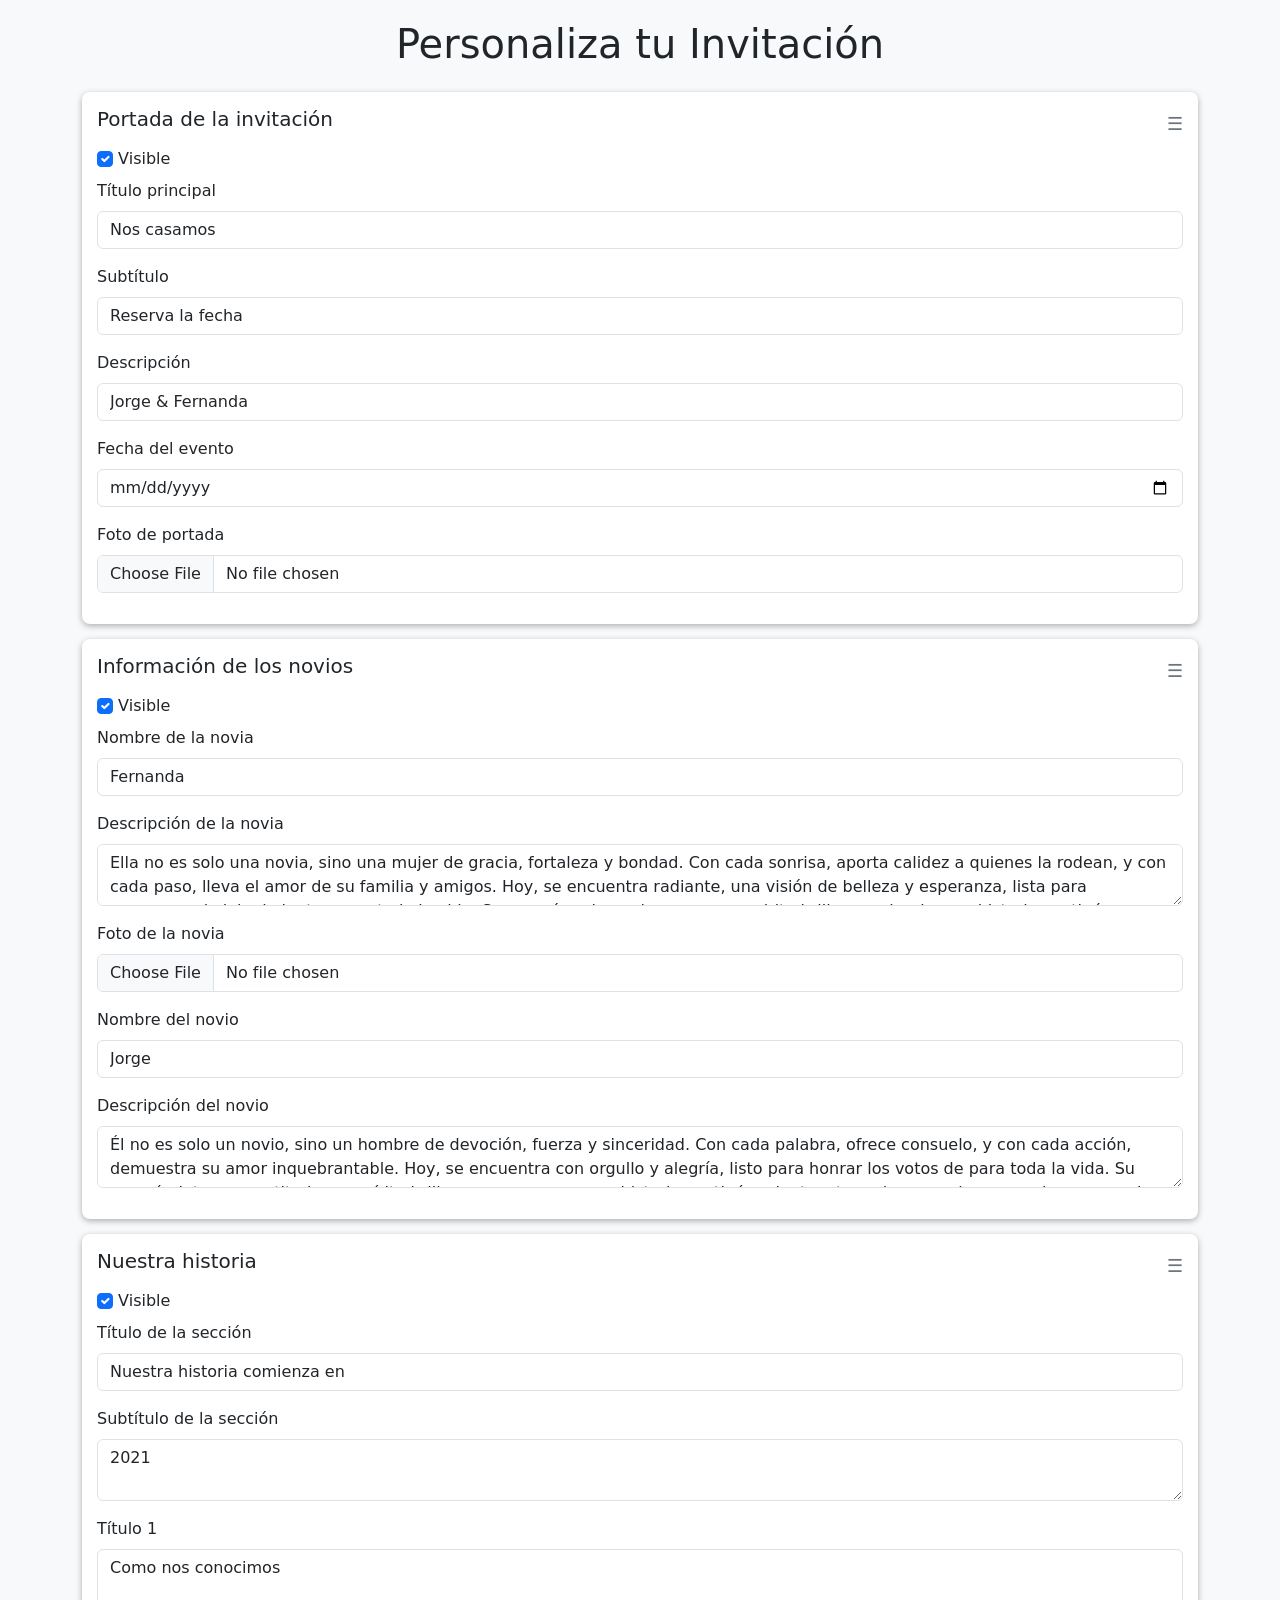
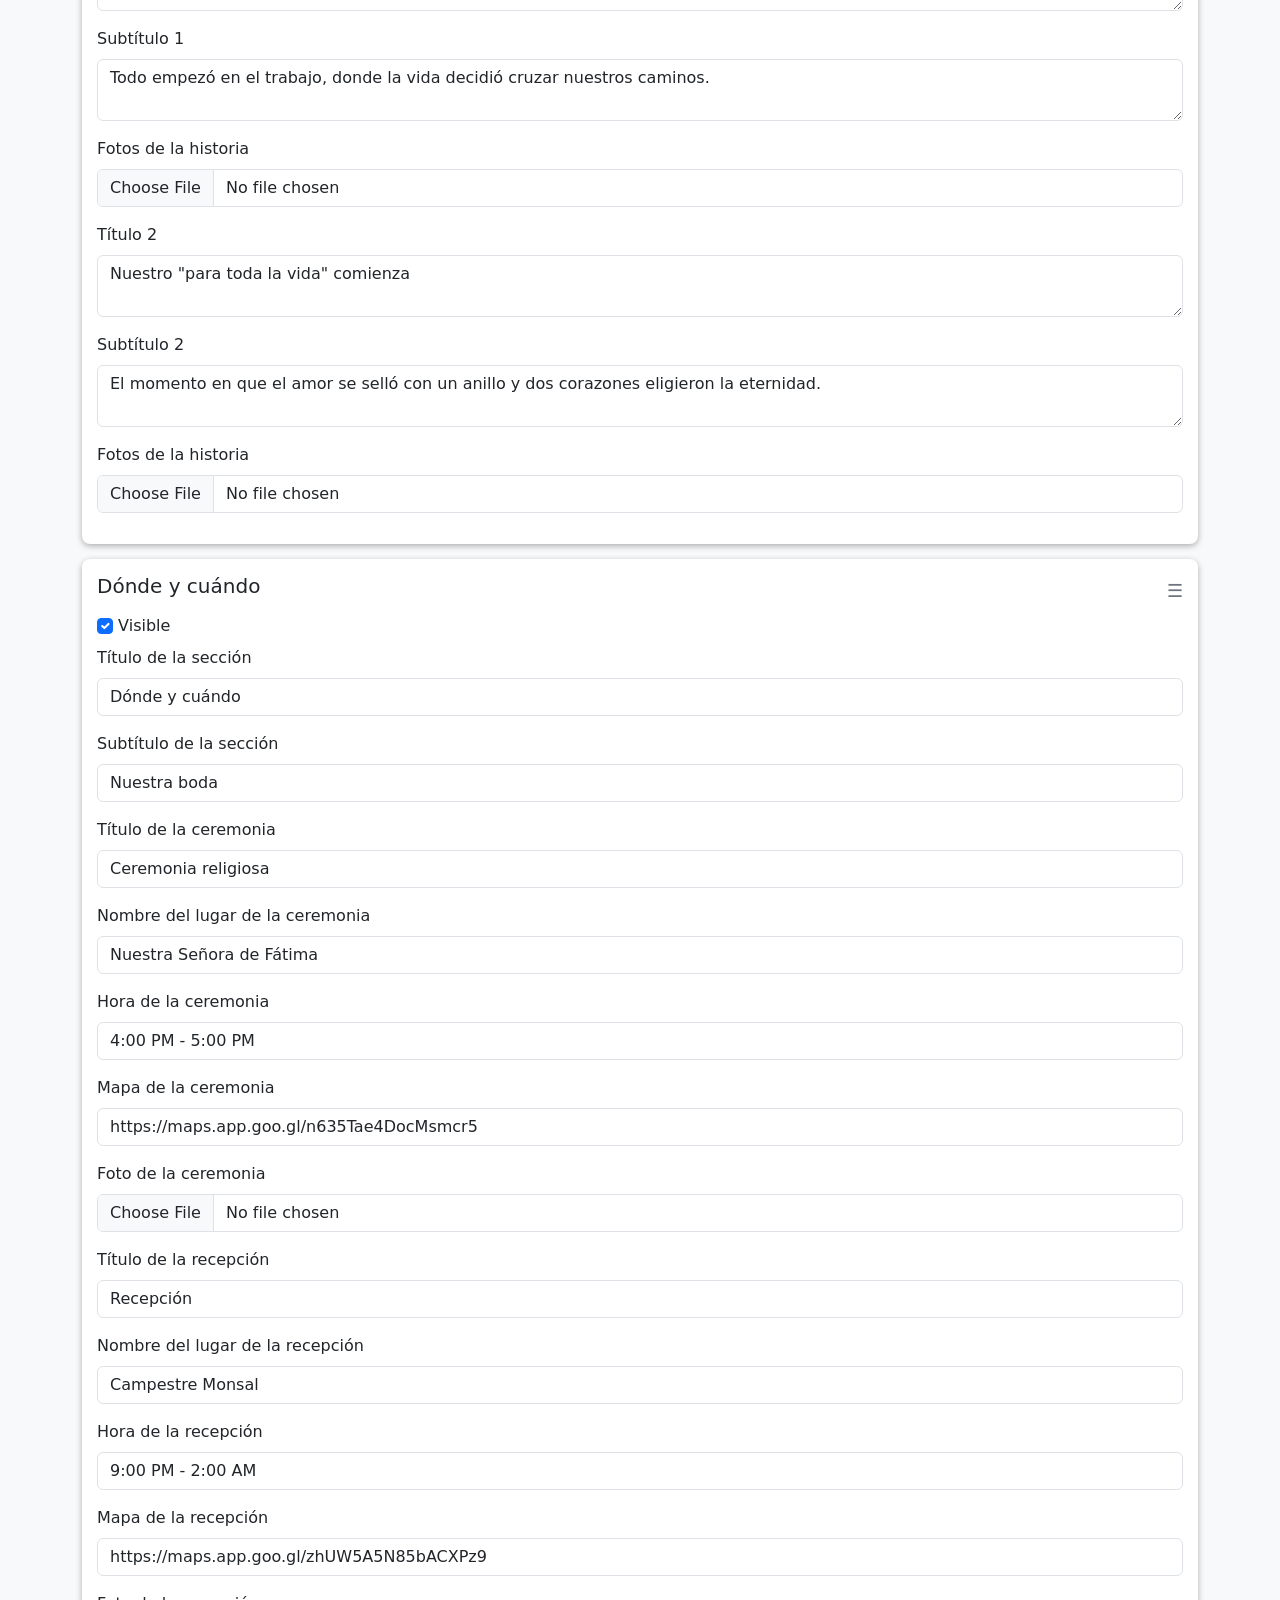
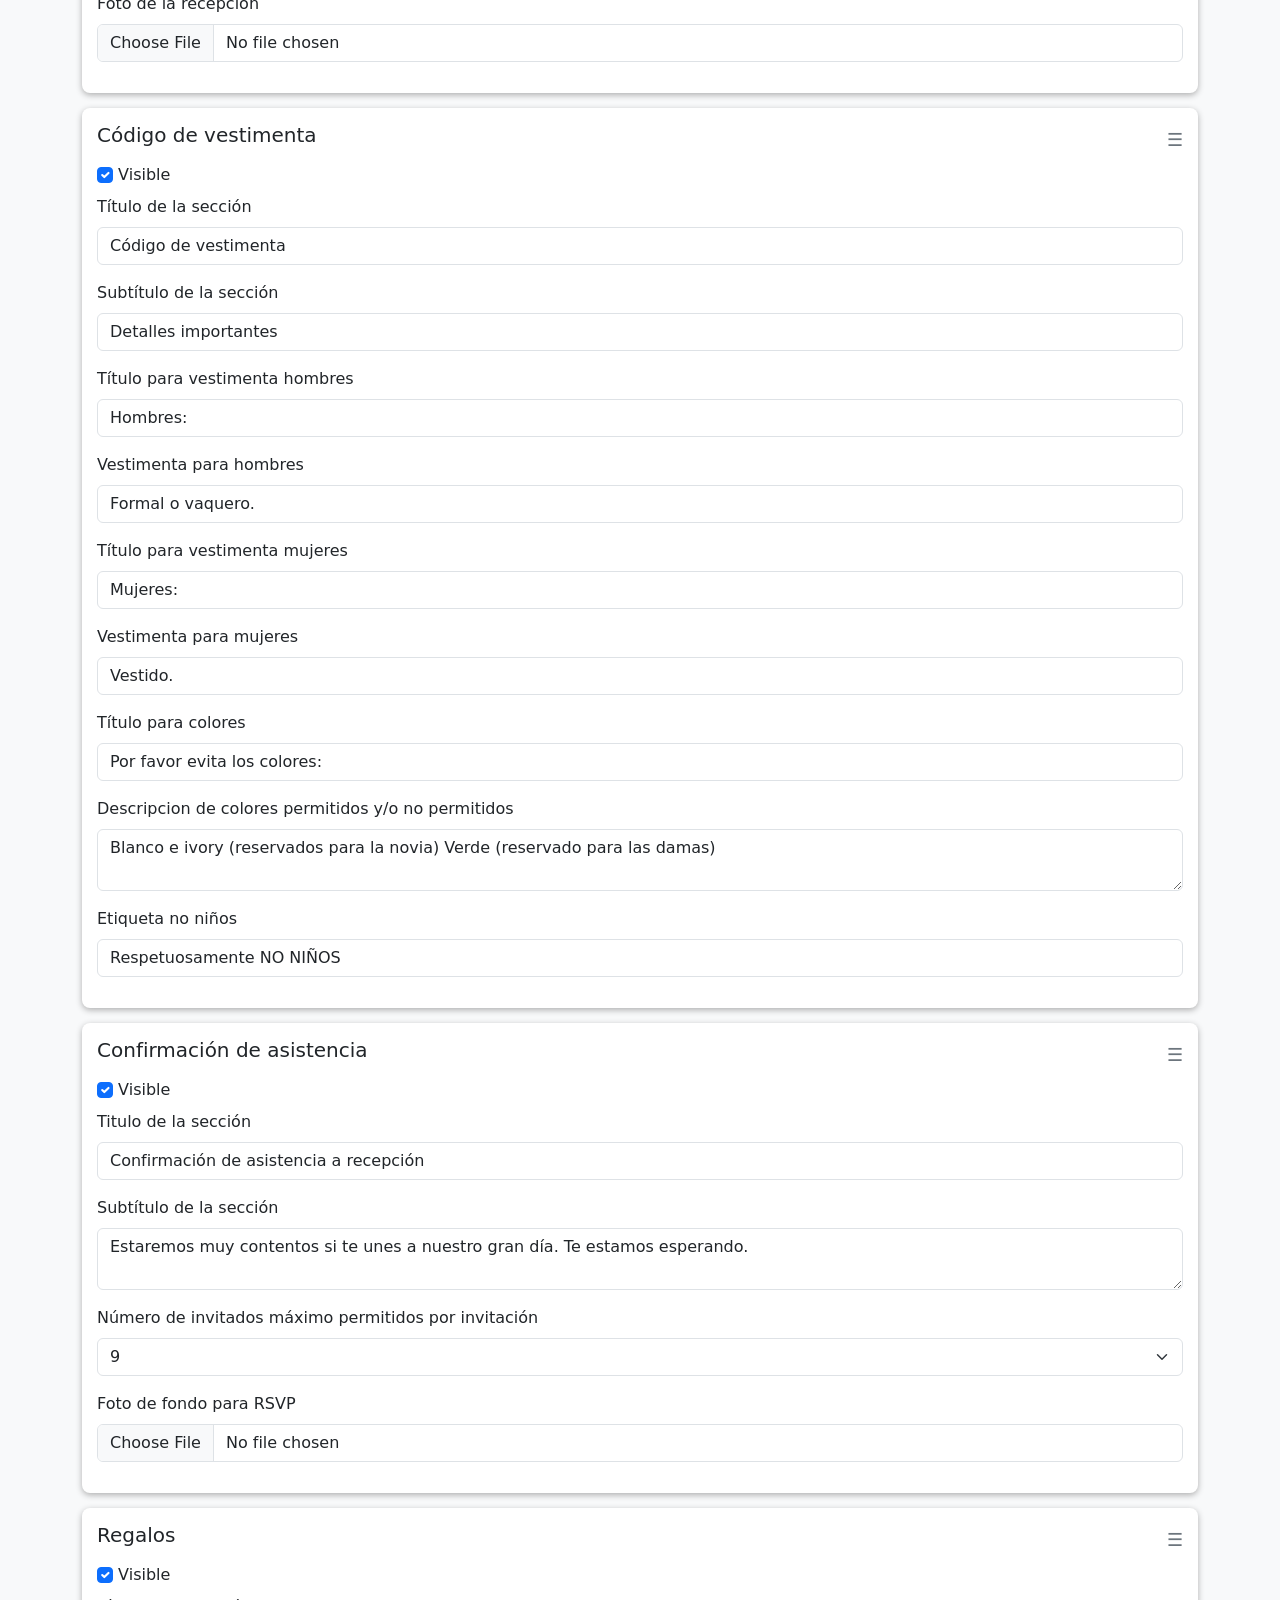
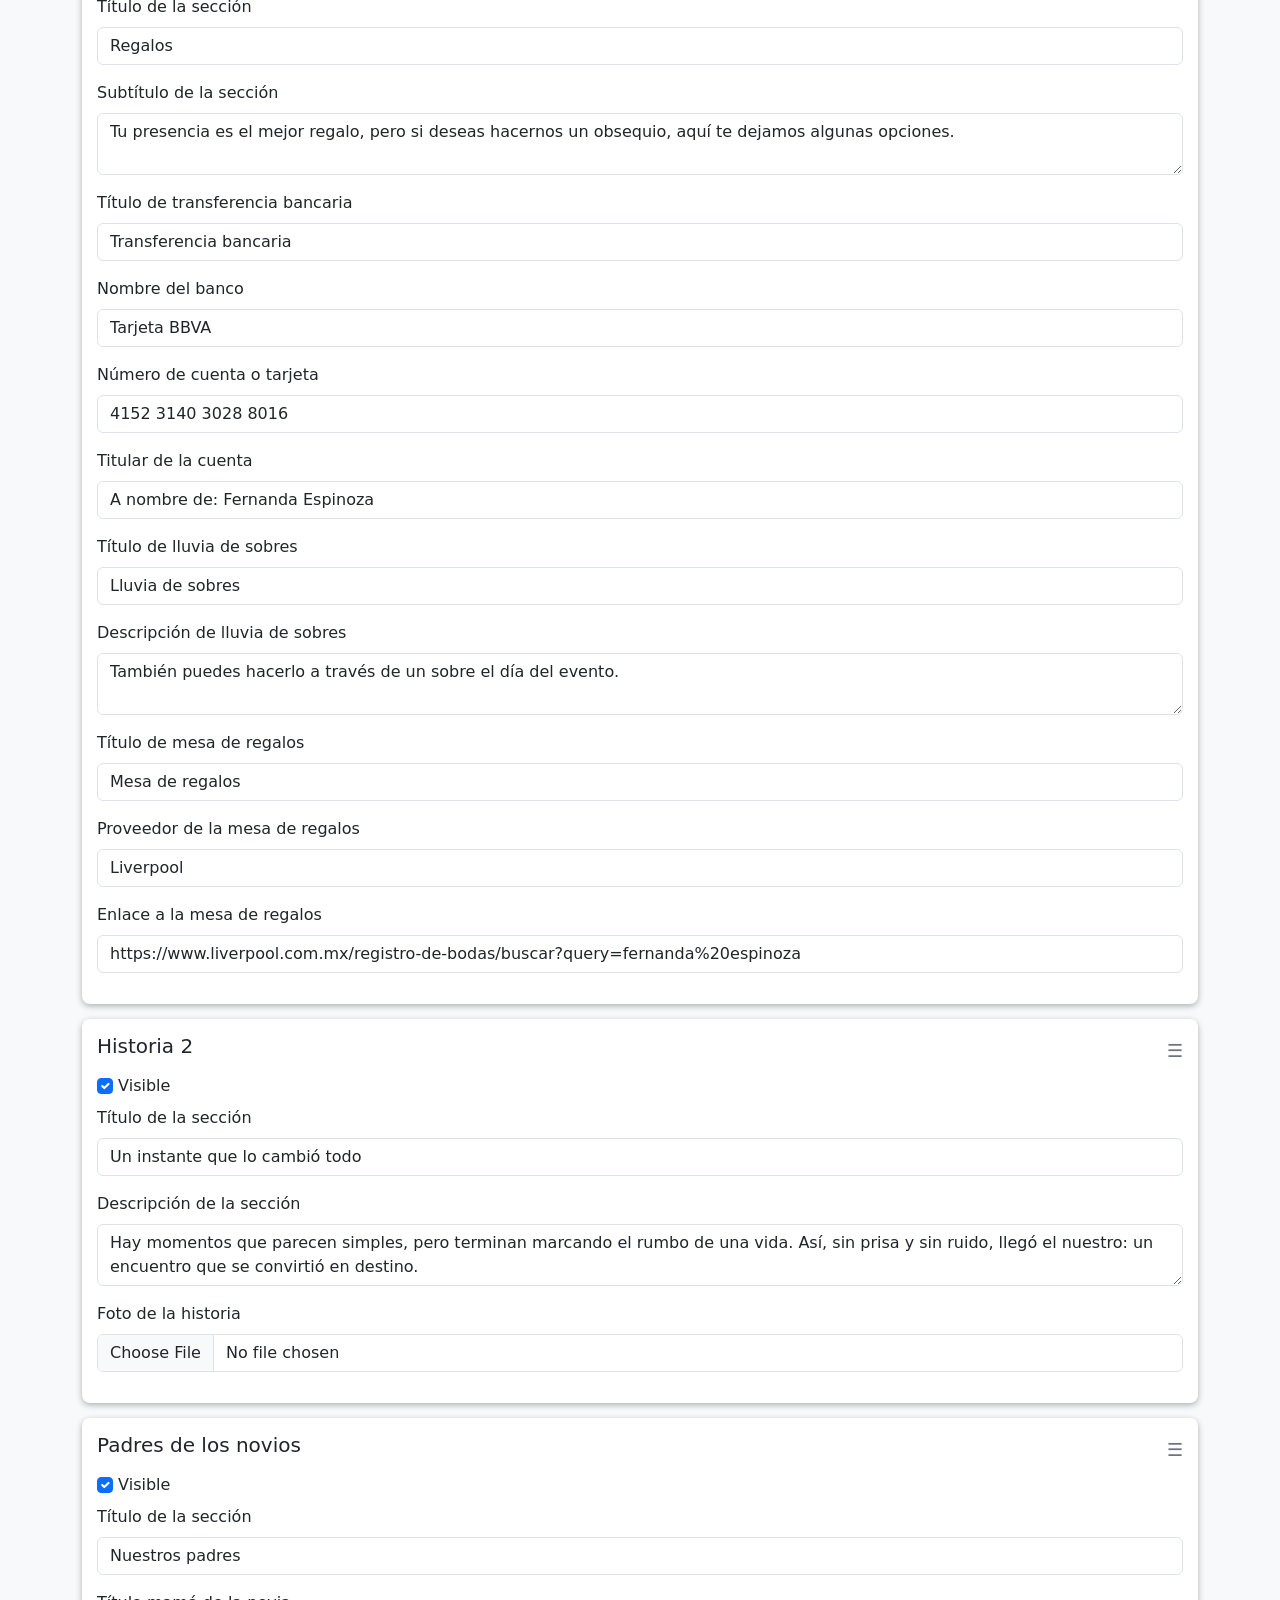
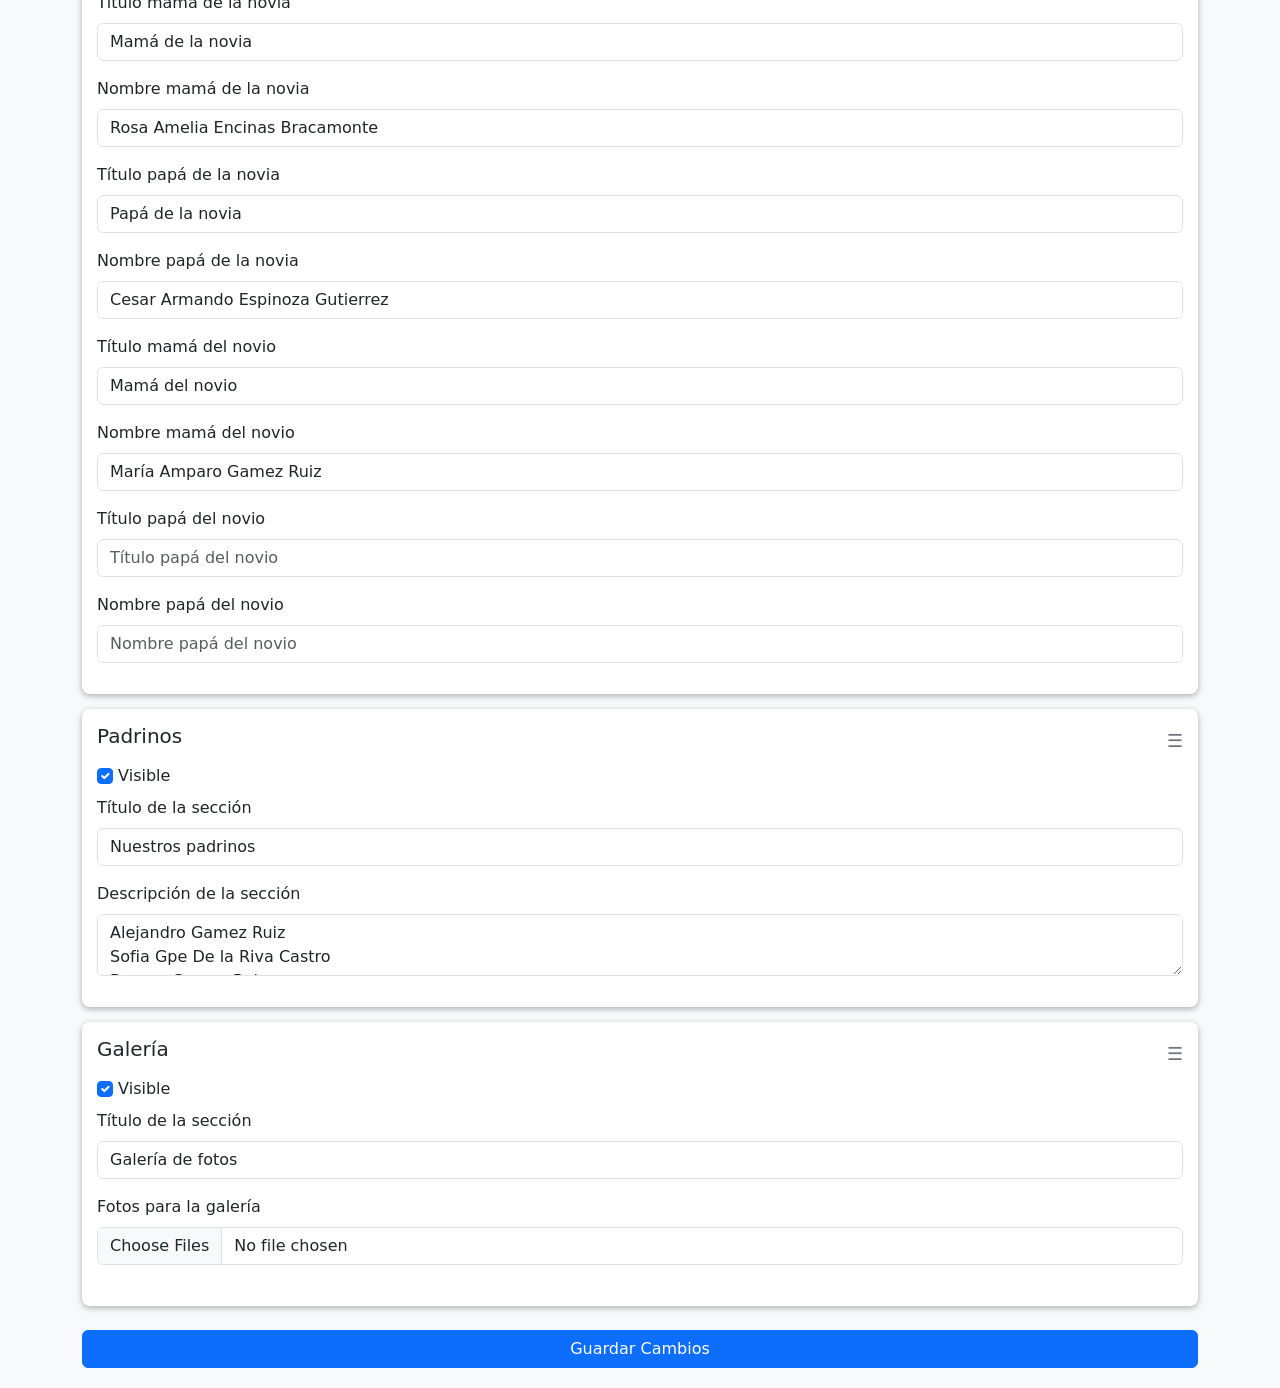
<file: formulario-dinamico-invitacion.html>
<!DOCTYPE html>
<html lang="es">
<head>
  <meta charset="UTF-8">
  <meta name="viewport" content="width=device-width, initial-scale=1.0">
  <title>Personalización de Invitación</title>
  <link href="https://cdn.jsdelivr.net/npm/bootstrap@5.3.0/dist/css/bootstrap.min.css" rel="stylesheet">
  <style>	
	body {
	  background-color: #f8f9fa;
	  padding: 20px;
	}

	.section-card {
	  background: #fff;
	  border-radius: 8px;
	  padding: 15px;
	  margin-bottom: 15px;
	  box-shadow: 0 2px 6px rgba(0,0,0,0.3);
	  cursor: grab;
	}
	.section-card.dragging {
	  opacity: 0.5;
	}
	.controls input, .controls textarea {
	  width: 100%;
	  margin-bottom: 10px;
	}
	.drag-handle {
	  font-size: 18px;
	  cursor: move;
	  color: #6c757d;
	}
	
	.gallery-container {
	display: flex;
	flex-direction: column;
	gap: 8px;
	}
	.gallery-item {
	display: flex;
	align-items: center;
	gap: 10px;
	padding: 6px;
	background: #f8f9fa;
	border: 1px solid #ddd;
	border-radius: 6px;
	cursor: grab;
	}
	/*.gallery-item img {
	width: 60px;
	height: 60px;
	object-fit: cover;
	border-radius: 4px;
	}*/

  </style>
</head>
<body>
  <div class="container">
    <h1 class="mb-4 text-center">Personaliza tu Invitación</h1>
    <div id="form-container" class="mb-4"></div>
    <button id="save-btn" class="btn btn-primary w-100">Guardar Cambios</button>
  </div>

  <script>
    // Simulamos el JSON obtenido del backend	
	let templateData = 		
		{
		  "templateId": "BODA-001",
		  "templateName": "Invitación Jorge & Fernanda",
      "eventId": "7d66f8da-8545-4447-9fd1-cb3bf87ec029",
      "eventName": "Jorge & Fernanda",
		  "sections": [
			{
			  "type": "SECTION",
			  "code": "PORTADA",
			  "name": "Portada de la invitación",
			  "visible": true,
			  "position": 1,

			  "title": "Nos casamos",
        "subtitle": "Reserva la fecha",
			  "description": "Jorge & Fernanda",
        "date": "2025-12-06 16:00:00",
        "foto": "assets/images/slider/shape.png",

			  "controls": [
				{ "name": "SECTION_PORTADA_TITLE", "label": "Título principal", "type": "textbox", "required": true, "maxLength": 50 },
				{ "name": "SECTION_PORTADA_SUBTITLE", "label": "Subtítulo", "type": "textbox", "required": true, "maxLength": 50 },
				{ "name": "SECTION_PORTADA_DESCRIPTION", "label": "Descripción", "type": "textbox", "required": true, "maxLength": 50 },
        { "name": "SECTION_PORTADA_DATE", "label": "Fecha del evento", "type": "date", "required": true },
				{ "name": "SECTION_PORTADA_FOTO", "label": "Foto de portada", "type": "file", "required": false }
			  ]
			},
			/*{
			  "type": "SECTION",
			  "code": "COUNTDOWN",
			  "name": "Cuenta regresiva",
			  "visible": true,
			  "position": 2,
			  "date": "2025-12-06 16:00:00",
			  "controls": [
				{ "name": "SECTION_COUNTDOWN_DATE", "label": "Fecha del evento", "type": "date", "required": true }
			  ]
			},*/
			{
			  "type": "SECTION",
			  "code": "INFO-NOVIA-NOVIO",
			  "name": "Información de los novios",
			  "visible": true,
			  "position": 3,

			  "title-novia": "Fernanda",
			  "description-novia": "Ella no es solo una novia, sino una mujer de gracia, fortaleza y bondad. Con cada sonrisa, aporta calidez a quienes la rodean, y con cada paso, lleva el amor de su familia y amigos. Hoy, se encuentra radiante, una visión de belleza y esperanza, lista para comenzar el viaje de juntos para toda la vida. Su corazón rebosa de amor, su espiritu brilla con alegria y su historia continúa mientras camina de la mano hacia un nuevo capítulo de la vida.",
			  "foto": "assets/images/portfolio/7.jpg",
        "title-novio": "Jorge",
        "description-novio": "Él no es solo un novio, sino un hombre de devoción, fuerza y sinceridad. Con cada palabra, ofrece consuelo, y con cada acción, demuestra su amor inquebrantable. Hoy, se encuentra con orgullo y alegría, listo para honrar los votos de para toda la vida. Su corazón late con gratitud, su espíritu brilla con esperanza, y su historia continúa mientras toma la mano de su amada para caminar juntos hacia un nuevo capítulo de la vida.",
        
			  "controls": [
				{ "name": "SECTION_INFO-NOVIA-NOVIO_TITLE-NOVIA", "label": "Nombre de la novia", "type": "textbox", "required": true, "maxLength": 80 },
				{ "name": "SECTION_INFO-NOVIA-NOVIO_DESCRIPTION-NOVIA", "label": "Descripción de la novia", "type": "textarea", "required": false, "maxLength": 500 },
				{ "name": "SECTION_INFO-NOVIA-NOVIO_FOTO", "label": "Foto de la novia", "type": "file", "required": false },
        { "name": "SECTION_INFO-NOVIA-NOVIO_TITLE-NOVIO", "label": "Nombre del novio", "type": "textbox", "required": true, "maxLength": 80 },
        { "name": "SECTION_INFO-NOVIA-NOVIO_DESCRIPTION-NOVIO", "label": "Descripción del novio", "type": "textarea", "required": false, "maxLength": 500 }
			  ]
			},
			{
			  "type": "SECTION",
			  "code": "HISTORIA",
			  "name": "Nuestra historia",
			  "visible": true,
			  "position": 5,

        "titulo0": "Nuestra historia comienza en",
        "subtitulo0": "2021",
			  "titulo1": "Como nos conocimos",
			  "subtitulo1": "Todo empezó en el trabajo, donde la vida decidió cruzar nuestros caminos.",
			  "foto1": "assets/images/story/1.jpg",
        "titulo2": "Nuestro \"para toda la vida\" comienza",
        "subtitulo2": "El momento en que el amor se selló con un anillo y dos corazones eligieron la eternidad.",
        "foto2": "assets/images/story/2.jpg",

			  "controls": [
				{ "name": "SECTION_HISTORIA_TITULO0", "label": "Título de la sección", "type": "textbox", "required": true, "maxLength": 100 },
				{ "name": "SECTION_HISTORIA_SUBTITULO0", "label": "Subtítulo de la sección", "type": "textarea", "required": false, "maxLength": 100 },

				{ "name": "SECTION_HISTORIA_TITULO1", "label": "Título 1", "type": "textarea", "required": false, "maxLength": 100 },
        { "name": "SECTION_HISTORIA_SUBTITULO1", "label": "Subtítulo 1", "type": "textarea", "required": false, "maxLength": 300 },
				{ "name": "SECTION_HISTORIA_FOTO1", "label": "Fotos de la historia", "type": "file", "required": false },
        
        { "name": "SECTION_HISTORIA_TITULO2", "label": "Título 2", "type": "textarea", "required": false, "maxLength": 100 },
        { "name": "SECTION_HISTORIA_SUBTITULO2", "label": "Subtítulo 2", "type": "textarea", "required": false, "maxLength": 300 },
        { "name": "SECTION_HISTORIA_FOTO2", "label": "Fotos de la historia", "type": "file", "required": false }
			  ]
			},
			{
			  "type": "SECTION",
			  "code": "EVENTOS",
			  "name": "Dónde y cuándo",
			  "visible": true,
			  "position": 6,

        "titulo": "Dónde y cuándo",
        "subtitulo": "Nuestra boda",

        "ceremonia-titulo": "Ceremonia religiosa",
			  "ceremonia-lugar": "Nuestra Señora de Fátima",
			  "ceremonia-hora": "4:00 PM - 5:00 PM",
			  "ceremonia-mapa": "https://maps.app.goo.gl/n635Tae4DocMsmcr5",
        "ceremonia-foto": "assets/images/event/2.jpg",

        "recepcion-titulo": "Recepción",
			  "recepcion-lugar": "Campestre Monsal",
			  "recepcion-hora": "9:00 PM - 2:00 AM",
			  "recepcion-mapa": "https://maps.app.goo.gl/zhUW5A5N85bACXPz9",
        "recepcion-foto": "assets/images/event/3.jpg",

			  "controls": [

        { "name": "SECTION_EVENTOS_TITULO", "label": "Título de la sección", "type": "textbox", "required": true, "maxLength": 100 },
        { "name": "SECTION_EVENTOS_SUBTITULO", "label": "Subtítulo de la sección", "type": "textbox", "required": true, "maxLength": 100 },

        { "name": "SECTION_EVENTOS_CEREMONIA-TITULO", "label": "Título de la ceremonia", "type": "textbox", "required": true, "maxLength": 100 },
				{ "name": "SECTION_EVENTOS_CEREMONIA-LUGAR", "label": "Nombre del lugar de la ceremonia", "type": "textbox", "required": true, "maxLength": 100 },
				{ "name": "SECTION_EVENTOS_CEREMONIA-HORA", "label": "Hora de la ceremonia", "type": "textbox", "required": true, "maxLength": 100 },
				{ "name": "SECTION_EVENTOS_CEREMONIA-MAPA", "label": "Mapa de la ceremonia", "type": "textbox", "required": false, "maxLength": 100 },
        { "name": "SECTION_EVENTOS_CEREMONIA-FOTO", "label": "Foto de la ceremonia", "type": "file", "required": false },

        { "name": "SECTION_EVENTOS_RECEPCION-TITULO", "label": "Título de la recepción", "type": "textbox", "required": true, "maxLength": 100 },
				{ "name": "SECTION_EVENTOS_RECEPCION-LUGAR", "label": "Nombre del lugar de la recepción", "type": "textbox", "required": true, "maxLength": 100 },
				{ "name": "SECTION_EVENTOS_RECEPCION-HORA", "label": "Hora de la recepción", "type": "textbox", "required": true, "maxLength": 100 },
				{ "name": "SECTION_EVENTOS_RECEPCION-MAPA", "label": "Mapa de la recepción", "type": "textbox", "required": false, "maxLength": 100 },
        { "name": "SECTION_EVENTOS_RECEPCION-FOTO", "label": "Foto de la recepción", "type": "file", "required": false }
			  ]
			},
			{
			  "type": "SECTION",
			  "code": "VESTIMENTA",
			  "name": "Código de vestimenta",
			  "visible": true,
			  "position": 7,

        "titulo": "Código de vestimenta",
        "subtitulo": "Detalles importantes",

        "hombres-titulo": "Hombres:",
			  "hombres": "Formal o vaquero.",

        "mujeres-titulo": "Mujeres:",
			  "mujeres": "Vestido.",

        "colores-titulo": "Por favor evita los colores:",
			  "colores": "Blanco e ivory (reservados para la novia) Verde (reservado para las damas)",

        "etiqueta-no-ninos": "Respetuosamente NO NIÑOS",

			  "controls": [
        { "name": "SECTION_VESTIMENTA_TITULO", "label": "Título de la sección", "type": "textbox", "required": true, "maxLength": 100 },
        { "name": "SECTION_VESTIMENTA_SUBTITULO", "label": "Subtítulo de la sección", "type": "textbox", "required": true, "maxLength": 100 },

        { "name": "SECTION_VESTIMENTA_HOMBRES-TITULO", "label": "Título para vestimenta hombres", "type": "textbox", "required": true, "maxLength": 100 },
				{ "name": "SECTION_VESTIMENTA_HOMBRES", "label": "Vestimenta para hombres", "type": "textbox", "required": true, "maxLength": 100 },

        { "name": "SECTION_VESTIMENTA_MUJERES-TITULO", "label": "Título para vestimenta mujeres", "type": "textbox", "required": true, "maxLength": 100 },
				{ "name": "SECTION_VESTIMENTA_MUJERES", "label": "Vestimenta para mujeres", "type": "textbox", "required": true, "maxLength": 100 },

        { "name": "SECTION_VESTIMENTA_COLORES-TITULO", "label": "Título para colores", "type": "textbox", "required": true, "maxLength": 100 },
				{ "name": "SECTION_VESTIMENTA_COLORES", "label": "Descripcion de colores permitidos y/o no permitidos", "type": "textarea", "required": false, "maxLength": 300 },

        { "name": "SECTION_VESTIMENTA_ETIQUETA-NO-NINOS", "label": "Etiqueta no niños", "type": "textbox", "required": false, "maxLength": 100 }
			  ]
			},
			{
			  "type": "SECTION",
			  "code": "RSVP",
			  "name": "Confirmación de asistencia",
			  "visible": true,
			  "position": 8,

        "titulo": "Confirmación de asistencia a recepción",
        "subtitulo": "Estaremos muy contentos si te unes a nuestro gran día. Te estamos esperando.",
			  "num-invitados": "9",
        "foto": "assets/images/rsvp-bg.jpg",

			  "controls": [
				{ "name": "SECTION_RSVP_TITULO", "label": "Titulo de la sección", "type": "textbox", "required": false, "maxLength": 100 },
				{ "name": "SECTION_RSVP_SUBTITULO", "label": "Subtítulo de la sección", "type": "textarea", "required": false, "maxLength": 100 },
				{ "name": "SECTION_RSVP_NUM-INVITADOS", "label": "Número de invitados máximo permitidos por invitación", "type": "select", "options": ["10","9","8","7","6","5","4","3","2","1"], "required": true },
        { "name": "SECTION_RSVP_FOTO", "label": "Foto de fondo para RSVP", "type": "file", "required": false }
			  ]
			},
			{
			  "type": "SECTION",
			  "code": "REGALOS",
			  "name": "Regalos",
			  "visible": true,
			  "position": 9,

        "titulo": "Regalos",
        "subtitulo": "Tu presencia es el mejor regalo, pero si deseas hacernos un obsequio, aquí te dejamos algunas opciones.",

        "transferencia-titulo": "Transferencia bancaria",
			  "transferencia-banco": "Tarjeta BBVA",
        "transferencia-numero": "4152 3140 3028 8016",
        "transferencia-titular": "A nombre de: Fernanda Espinoza",

        "lluvia-sobres-titulo": "Lluvia de sobres",
			  "lluvia-sobres-descripcion": "También puedes hacerlo a través de un sobre el día del evento.",
        
        "mesa-regalos-titulo": "Mesa de regalos",
			  "mesa-regalos-proveedor": "Liverpool",
        "mesa-regalos-enlace": "https://www.liverpool.com.mx/registro-de-bodas/buscar?query=fernanda%20espinoza",

			  "controls": [
        { "name": "SECTION_REGALOS_TITULO", "label": "Título de la sección", "type": "textbox", "required": true, "maxLength": 100 },
        { "name": "SECTION_REGALOS_SUBTITULO", "label": "Subtítulo de la sección", "type": "textarea", "required": false, "maxLength": 300 },

        { "name": "SECTION_REGALOS_TRANSFERENCIA-TITULO", "label": "Título de transferencia bancaria", "type": "textbox", "required": true, "maxLength": 100 },
        { "name": "SECTION_REGALOS_TRANSFERENCIA-BANCO", "label": "Nombre del banco", "type": "textbox", "required": true, "maxLength": 100 },
        { "name": "SECTION_REGALOS_TRANSFERENCIA-NUMERO", "label": "Número de cuenta o tarjeta", "type": "textbox", "required": true, "maxLength": 100 },
        { "name": "SECTION_REGALOS_TRANSFERENCIA-TITULAR", "label": "Titular de la cuenta", "type": "textbox", "required": true, "maxLength": 100 },

        { "name": "SECTION_REGALOS_LLUVIA-SOBRES-TITULO", "label": "Título de lluvia de sobres", "type": "textbox", "required": true, "maxLength": 100 },
        { "name": "SECTION_REGALOS_LLUVIA-SOBRES-DESCRIPCION", "label": "Descripción de lluvia de sobres", "type": "textarea", "required": false, "maxLength": 300 },

        { "name": "SECTION_REGALOS_MESA-REGALOS-TITULO", "label": "Título de mesa de regalos", "type": "textbox", "required": true, "maxLength": 100 },
        { "name": "SECTION_REGALOS_MESA-REGALOS-PROVEEDOR", "label": "Proveedor de la mesa de regalos", "type": "textbox", "required": true, "maxLength": 100 },
        { "name": "SECTION_REGALOS_MESA-REGALOS-ENLACE", "label": "Enlace a la mesa de regalos", "type": "textbox", "required": false, "maxLength": 200 }
			  ]
			},
			{
			  "type": "SECTION",
			  "code": "HISTORIA2",
			  "name": "Historia 2",
			  "visible": true,
			  "position": 10,

        "titulo": "Un instante que lo cambió todo",
        "descripcion": "Hay momentos que parecen simples, pero terminan marcando el rumbo de una vida. Así, sin prisa y sin ruido, llegó el nuestro: un encuentro que se convirtió en destino.",
			  "foto": "assets/images/story/3.jpg",

			  "controls": [
          { "name": "SECTION_HISTORIA2_TITULO", "label": "Título de la sección", "type": "textbox", "required": true, "maxLength": 100 },
          { "name": "SECTION_HISTORIA2_DESCRIPCION", "label": "Descripción de la sección", "type": "textarea", "required": false, "maxLength": 300 },
          { "name": "SECTION_HISTORIA2_FOTO", "label": "Foto de la historia", "type": "file", "required": false }
			  ]
			},
      {
        "type": "SECTION",
        "code": "PADRES-NOVIOS",
        "name": "Padres de los novios",
        "visible": true,
        "position": 10,

        "titulo-padres": "Nuestros padres",

        "madre-novia-titulo": "Mamá de la novia",
        "nombre-madre-novia": "Rosa Amelia Encinas Bracamonte",

        "padre-novia-titulo": "Papá de la novia",
        "nombre-padre-novia": "Cesar Armando Espinoza Gutierrez",

        "madre-novio-titulo": "Mamá del novio",
        "nombre-madre-novio": "María Amparo Gamez Ruiz",

        "padre-novio-titulo": "",
        "nombre-padre-novio": "",
        
        "controls": [
          { "name": "SECTION_PADRES-NOVIOS_TITULO-PADRES", "label": "Título de la sección", "type": "textbox", "required": true, "maxLength": 100 },

          { "name": "SECTION_PADRES-NOVIOS_MADRE-NOVIA-TITULO", "label": "Título mamá de la novia", "type": "textbox", "required": true, "maxLength": 100 },
          { "name": "SECTION_PADRES-NOVIOS_NOMBRE-MADRE-NOVIA", "label": "Nombre mamá de la novia", "type": "textbox", "required": true, "maxLength": 100 },

          { "name": "SECTION_PADRES-NOVIOS_PADRE-NOVIA-TITULO", "label": "Título papá de la novia", "type": "textbox", "required": true, "maxLength": 100 },
          { "name": "SECTION_PADRES-NOVIOS_NOMBRE-PADRE-NOVIA", "label": "Nombre papá de la novia", "type": "textbox", "required": true, "maxLength": 100 },

          { "name": "SECTION_PADRES-NOVIOS_MADRE-NOVIO-TITULO", "label": "Título mamá del novio", "type": "textbox", "required": true, "maxLength": 100 },
          { "name": "SECTION_PADRES-NOVIOS_NOMBRE-MADRE-NOVIO", "label": "Nombre mamá del novio", "type": "textbox", "required": true, "maxLength": 100 },

          { "name": "SECTION_PADRES-NOVIOS_PADRE-NOVIO-TITULO", "label": "Título papá del novio", "type": "textbox", "required": true, "maxLength": 100 },
          { "name": "SECTION_PADRES-NOVIOS_NOMBRE-PADRE-NOVIO", "label": "Nombre papá del novio", "type": "textbox", "required": true, "maxLength": 100 }
        ]
      },
      {
			  "type": "SECTION",
			  "code": "PADRINOS",
			  "name": "Padrinos",
			  "visible": true,
			  "position": 10,
        
        "titulo": "Nuestros padrinos",
        "descripcion": "Alejandro Gamez Ruiz\nSofia Gpe De la Riva Castro\nBrayan Gamez Ruiz\nLizbeth Carolina Flores Villegas\nMarleth Abigail Gamez Ruiz\nMiguel Cordova\nFrancisco Antonio Gamez Ruiz\nMichel Guadalupe Amaya Carrillo\nJesus Ramón Encinas Bracamonte\nGuadalupe Hernandez\nRafael Espinoza Encinas\nPaulina Gertrudis Bujanda\nLaura Elena Encinas Bracamonte",

			  "controls": [
        { "name": "SECTION_PADRINOS_TITULO", "label": "Título de la sección", "type": "textbox", "required": true, "maxLength": 100 },
        { "name": "SECTION_PADRINOS_DESCRIPCION", "label": "Descripción de la sección", "type": "textarea", "required": false, "maxLength": 1000 }
			  ]
			},
			{
			  "type": "SECTION",
			  "code": "GALERIA",
			  "name": "Galería",
			  "visible": true,
			  "position": 10,

        "titulo": "Galería de fotos",
			  "fotos": [],
			  "controls": [
          { "name": "SECTION_GALERIA_TITULO", "label": "Título de la sección", "type": "textbox", "required": true, "maxLength": 100 },
				  { "name": "SECTION_GALERIA_FOTOS", "label": "Fotos para la galería", "type": "file-multiple", "required": false }
			  ]
			}
		  ]
		}




    const container = document.getElementById('form-container');
	
	// Estado global para galería
	let galleryFiles = [];

	





function renderForm() {
  container.innerHTML = '';
  templateData.sections.sort((a, b) => a.position - b.position);

  templateData.sections.forEach((section, index) => {
    const div = document.createElement('div');
    div.className = 'section-card';
    div.draggable = true;
    div.dataset.index = index;

    div.innerHTML = `
      <div class="d-flex justify-content-between align-items-center mb-2">
        <h5>${section.name}</h5>
        <span class="drag-handle">☰</span>
      </div>
      <label class="form-check-label mb-2">
        <input type="checkbox" class="form-check-input visible-toggle" ${section.visible ? 'checked' : ''}> Visible
      </label>
      <div class="controls">
        ${section.controls.map(ctrl => {
          const propKey = ctrl.name.split('_').pop().toLowerCase();
          const value = section[propKey] || '';
          const labelText = ctrl.label; // ✅ Usamos el label del JSON

          if (ctrl.type === 'textbox') {
            return `
              <div class="mb-3">
                <label class="form-label">${labelText}</label>
                <input type="text" class="form-control" name="${ctrl.name}" value="${value}" maxlength="${ctrl.maxLength || ''}" placeholder="${labelText}">
              </div>`;
          } else if (ctrl.type === 'textarea') {
            return `
              <div class="mb-3">
                <label class="form-label">${labelText}</label>
                <textarea class="form-control" name="${ctrl.name}" maxlength="${ctrl.maxLength || ''}" placeholder="${labelText}">${value}</textarea>
              </div>`;
          } else if (ctrl.type === 'file') {
            return `
              <div class="mb-3">
                <label class="form-label">${labelText}</label>
                <input type="file" class="form-control file-input" name="${ctrl.name}">
                <div class="preview-container mt-2"></div>
              </div>`;
          } else if (ctrl.type === 'file-multiple') {
            return `
              <div class="mb-3">
                <label class="form-label">${labelText}</label>
                <input type="file" class="form-control file-multiple-input" name="${ctrl.name}" multiple>
                <div class="gallery-container mt-2"></div>
              </div>`;
          } else if (ctrl.type === 'select') {
            return `
              <div class="mb-3">
                <label class="form-label">${labelText}</label>
                <select class="form-select" name="${ctrl.name}">
                  ${ctrl.options.map(o => `<option value="${o}" ${value === o ? 'selected' : ''}>${o}</option>`).join('')}
                </select>
              </div>`;
          } else if (ctrl.type === 'date') {
            return `
              <div class="mb-3">
                <label class="form-label">${labelText}</label>
                <input type="date" class="form-control" name="${ctrl.name}" value="${section[propKey] || ''}">
              </div>`;
          }
        }).join('')}
      </div>
    `;
    container.appendChild(div);
  });

  enableDragAndDrop();
}



container.addEventListener('change', e => {
  // Foto individual
  if (e.target.classList.contains('file-input')) {
    const previewContainer = e.target.nextElementSibling;
    previewContainer.innerHTML = '';
    const file = e.target.files[0];
    if (file && file.type.startsWith('image/')) {
      const img = document.createElement('img');
      img.src = URL.createObjectURL(file);
      img.style.width = '80px';
      img.style.height = '80px';
      img.style.objectFit = 'cover';
      img.style.borderRadius = '6px';
      previewContainer.appendChild(img);
    }
  }
  // Galería múltiple
  if (e.target.classList.contains('file-multiple-input')) {
    const galleryContainer = e.target.parentElement.querySelector('.gallery-container');
    const newFiles = Array.from(e.target.files);

    // Combinar con existentes y eliminar duplicados
    const combined = [...galleryFiles, ...newFiles];
    const unique = combined.filter((file, index, self) =>
      index === self.findIndex(f => f.name === file.name)
    );

    // Limitar a 10
    galleryFiles = unique.slice(0, 10);

    // Renderizar galería
    renderGallery(galleryContainer);
  }
});



/*function renderGallery(container) {
  container.innerHTML = '';
  galleryFiles.forEach(file => {
    if (file.type.startsWith('image/')) {
      const item = document.createElement('div');
      item.className = 'gallery-item';
      item.draggable = true;
      item.dataset.filename = file.name; // ✅ Identificador único

      const img = document.createElement('img');
      img.src = URL.createObjectURL(file);
      img.style.width = '60px';
      img.style.height = '60px';
      img.style.objectFit = 'cover';
      img.style.borderRadius = '4px';

      const name = document.createElement('span');
      name.textContent = file.name;
      name.style.flex = '1';

      const deleteBtn = document.createElement('button');
      deleteBtn.textContent = '✕';
      deleteBtn.className = 'btn btn-sm btn-danger';
      deleteBtn.addEventListener('click', () => {
        galleryFiles = galleryFiles.filter(f => f.name !== file.name); // ✅ Eliminar por nombre
        renderGallery(container);
      });

      item.appendChild(img);
      item.appendChild(name);
      item.appendChild(deleteBtn);
      container.appendChild(item);
    }
  });

  enableGalleryDragAndDrop(container);
}


function enableGalleryDragAndDrop(container) {
  let draggedItem = null;

  container.querySelectorAll('.gallery-item').forEach(item => {
    item.addEventListener('dragstart', () => {
      draggedItem = item;
      item.classList.add('dragging');
    });

    item.addEventListener('dragend', () => {
      item.classList.remove('dragging');
      draggedItem = null;
      updateGalleryOrder(container);
    });
  });

  container.addEventListener('dragover', e => {
    e.preventDefault();
    const afterElement = getDragAfterElement(container, e.clientY);
    if (!afterElement) {
      container.appendChild(draggedItem);
    } else {
      container.insertBefore(draggedItem, afterElement);
    }
  });
}

function getDragAfterElement(container, y) {
  const draggableElements = [...container.querySelectorAll('.gallery-item:not(.dragging)')];
  return draggableElements.reduce((closest, child) => {
    const box = child.getBoundingClientRect();
    const offset = y - box.top - box.height / 2;
    if (offset < 0 && offset > closest.offset) {
      return { offset: offset, element: child };
    } else {
      return closest;
    }
  }, { offset: Number.NEGATIVE_INFINITY }).element;
}



function getDragAfterElement(container, y) {
  const draggableElements = [...container.querySelectorAll('.gallery-item:not(.dragging)')];
  return draggableElements.reduce((closest, child) => {
    const box = child.getBoundingClientRect();
    const offset = y - box.top - box.height / 2;
    if (offset < 0 && offset > closest.offset) {
      return { offset: offset, element: child };
    } else {
      return closest;
    }
  }, { offset: Number.NEGATIVE_INFINITY }).element;
}



function updateGalleryOrder(container) {
  const newOrder = [];
  container.querySelectorAll('.gallery-item').forEach(item => {
    const filename = item.dataset.filename;
    const file = galleryFiles.find(f => f.name === filename);
    if (file) newOrder.push(file);
  });
  galleryFiles = newOrder; // ✅ Actualiza el array con el nuevo orden
}*/


function renderGallery(container) {
  container.innerHTML = '';
  galleryFiles.forEach(file => {
    if (file.type.startsWith('image/')) {
      const item = document.createElement('div');
      item.className = 'gallery-item';
      item.draggable = true;
      item.dataset.filename = file.name;

      const img = document.createElement('img');
      img.src = URL.createObjectURL(file);
      img.style.width = '60px';
      img.style.height = '60px';
      img.style.objectFit = 'cover';
      img.style.borderRadius = '4px';

      const name = document.createElement('span');
      name.textContent = file.name;
      name.style.flex = '1';

      const deleteBtn = document.createElement('button');
      deleteBtn.textContent = '✕';
      deleteBtn.className = 'btn btn-sm btn-danger';
      deleteBtn.addEventListener('click', () => {
        galleryFiles = galleryFiles.filter(f => f.name !== file.name);
        renderGallery(container);
      });

      item.appendChild(img);
      item.appendChild(name);
      item.appendChild(deleteBtn);
      container.appendChild(item);
    }
  });

  enableGalleryDragAndDrop(container);
}

function enableGalleryDragAndDrop(container) {
    let draggedItem = null;

    container.querySelectorAll('.gallery-item').forEach(item => {
        item.addEventListener('dragstart', (e) => {
            draggedItem = item;
            item.classList.add('dragging');
            e.dataTransfer.effectAllowed = "move";
            e.dataTransfer.setData("text/plain", item.dataset.filename);
        });

        item.addEventListener('dragend', () => {
            item.classList.remove('dragging');
            draggedItem = null;
            updateGalleryOrder(container);
        });
    });

    container.addEventListener('dragover', (e) => {
        e.preventDefault();
        const dragging = container.querySelector('.dragging');
        if (!dragging) return;

        const siblings = [...container.querySelectorAll('.gallery-item:not(.dragging)')];
        let insertBefore = null;

        for (const sib of siblings) {
            const box = sib.getBoundingClientRect();
            const middle = box.top + box.height / 2;

            if (e.clientY < middle) {
                insertBefore = sib;
                break;
            }
        }

        container.insertBefore(dragging, insertBefore);
    });
}


function getDragAfterElement(container, y) {
  const draggableElements = [...container.querySelectorAll('.gallery-item:not(.dragging)')];
  return draggableElements.reduce((closest, child) => {
    const box = child.getBoundingClientRect();
    const offset = y - box.top - box.height / 2;
    if (offset < 0 && offset > closest.offset) {
      return { offset: offset, element: child };
    } else {
      return closest;
    }
  }, { offset: Number.NEGATIVE_INFINITY }).element;
}

function updateGalleryOrder(container) {
  const newOrder = [];
  container.querySelectorAll('.gallery-item').forEach(item => {
    const filename = item.dataset.filename;
    const file = galleryFiles.find(f => f.name === filename);
    if (file) newOrder.push(file);
  });
  galleryFiles = newOrder;
}











/*
    function renderForm(template) {
      container.innerHTML = '';
      template.sections.sort((a, b) => a.position - b.position);
      template.sections.forEach((section, index) => {
        const sectionDiv = document.createElement('div');
        sectionDiv.className = 'section-card';
        sectionDiv.draggable = true;
        sectionDiv.dataset.index = index;

        sectionDiv.innerHTML = `
          <div class="d-flex justify-content-between align-items-center mb-2">
            <h5>${section.name}</h5>
            <span class="drag-handle">☰</span>
          </div>
          <label class="form-check-label mb-2">
            <input type="checkbox" class="form-check-input visible-toggle" ${section.visible ? 'checked' : ''}> Visible
          </label>
          <div class="controls">
            ${section.controls.map(ctrl => {
              if (ctrl.type === 'textbox') {
                return `<input type="text" class="form-control" name="${ctrl.name}" maxlength="${ctrl.maxLength}" placeholder="${ctrl.name}" value="${section.title || ''}">`;
              } else if (ctrl.type === 'textarea') {
                return `<textarea class="form-control" name="${ctrl.name}" maxlength="${ctrl.maxLength}" placeholder="${ctrl.name}">${section.description || ''}</textarea>`;
              }
            }).join('')}
          </div>
        `;
        container.appendChild(sectionDiv);
      });
      enableDragAndDrop();
    }
	*/

    function enableDragAndDrop() {
      const cards = document.querySelectorAll('.section-card');
      let dragged = null;

      cards.forEach(card => {
        card.addEventListener('dragstart', () => {
          dragged = card;
          card.classList.add('dragging');
        });
        card.addEventListener('dragend', () => {
          dragged.classList.remove('dragging');
          dragged = null;
        });
        card.addEventListener('dragover', e => {
          e.preventDefault();
          const afterElement = getDragAfterElement(container, e.clientY);
          if (afterElement == null) {
            container.appendChild(dragged);
          } else {
            container.insertBefore(dragged, afterElement);
          }
        });
      });
    }

    function getDragAfterElement(container, y) {
      const draggableElements = [...container.querySelectorAll('.section-card:not(.dragging)')];
      return draggableElements.reduce((closest, child) => {
        const box = child.getBoundingClientRect();
        const offset = y - box.top - box.height / 2;
        if (offset < 0 && offset > closest.offset) {
          return { offset: offset, element: child };
        } else {
          return closest;
        }
      }, { offset: Number.NEGATIVE_INFINITY }).element;
    }

    document.getElementById('save-btn').addEventListener('click', () => {
      const updatedSections = [];
      document.querySelectorAll('.section-card').forEach((card, newIndex) => {
        const section = templateData.sections[card.dataset.index];
        section.visible = card.querySelector('.visible-toggle').checked;
        section.position = newIndex + 1;
        const inputs = card.querySelectorAll('input[type="text"], textarea');
        inputs.forEach(input => {
          if (input.name.includes('TITLE')) section.title = input.value;
          if (input.name.includes('DESCRIPTION')) section.description = input.value;
        });
        updatedSections.push(section);
      });
      console.log('JSON actualizado:', templateData);
      alert('Cambios guardados (ver consola)');
    });

    renderForm(templateData);
  </script>
</body>
</file>
